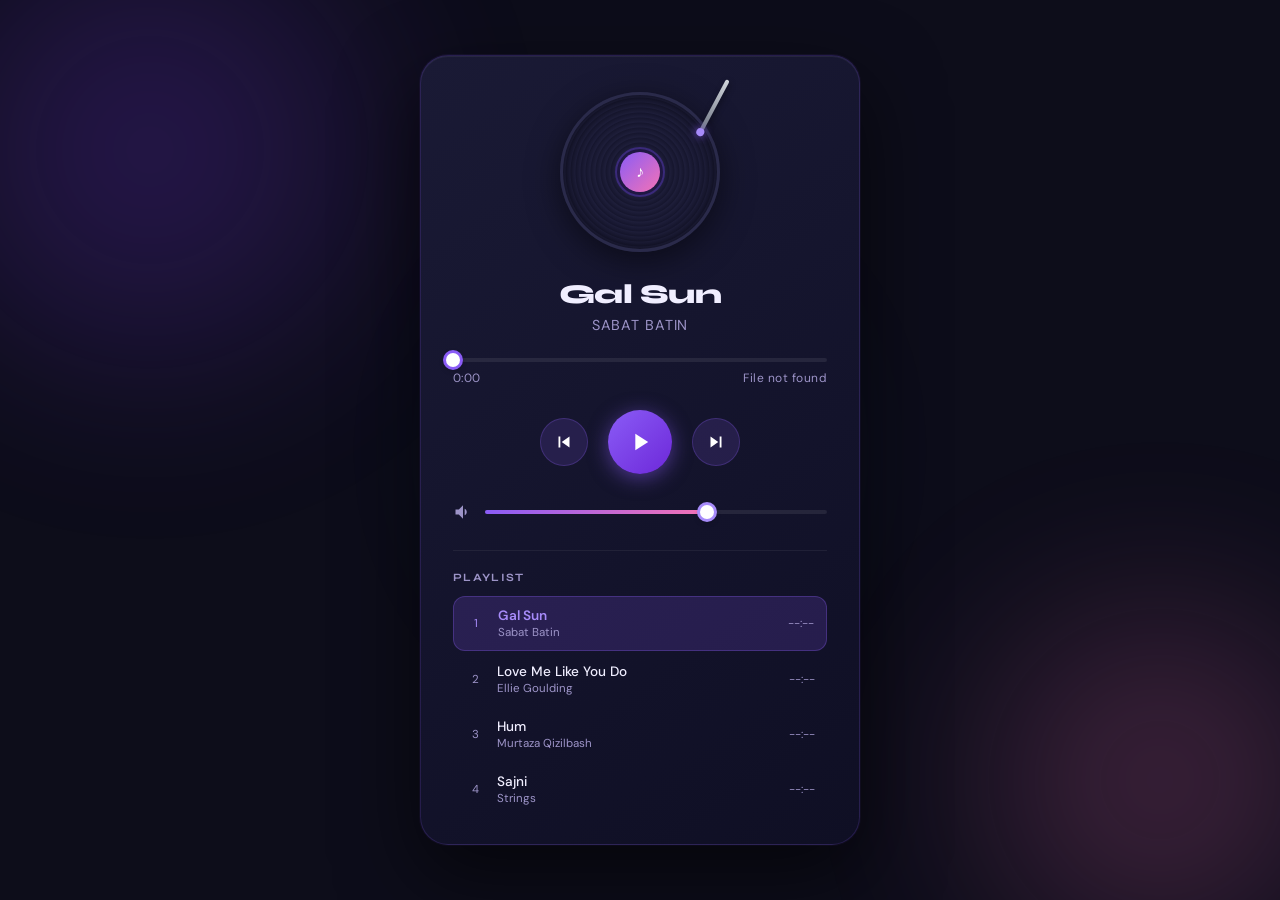
<file: CodeAlpha_Music Player/index.html>
<!DOCTYPE html>
<html lang="en">
<head>
  <meta charset="UTF-8" />
  <meta name="viewport" content="width=device-width, initial-scale=1.0"/>
  <title>Music Player</title>
  <link rel="stylesheet" href="style.css" />
  <link href="https://fonts.googleapis.com/css2?family=Syne:wght@400;600;700;800&family=DM+Sans:wght@300;400;500&display=swap" rel="stylesheet"/>
</head>
<body>

  <div class="bg-orb orb1"></div>
  <div class="bg-orb orb2"></div>
  <div class="bg-orb orb3"></div>

  <div class="player-wrapper">
    <div class="player-card">

      <!-- Vinyl disc -->
      <div class="vinyl-container">
        <div class="vinyl" id="vinyl">
          <div class="vinyl-inner"></div>
          <div class="vinyl-label">
            <span class="vinyl-note">♪</span>
          </div>
        </div>
        <div class="vinyl-needle" id="needle"></div>
      </div>

      <!-- Song info -->
      <div class="song-info">
        <div class="song-title" id="songTitle">Gal Sun</div>
        <div class="song-artist" id="songArtist">Artist 1</div>
      </div>

      <!-- Progress bar -->
      <div class="progress-section">
        <div class="progress-bar-track" id="progressTrack">
          <div class="progress-bar-fill" id="progressFill"></div>
          <div class="progress-thumb" id="progressThumb"></div>
        </div>
        <div class="time-display">
          <span id="currentTime">0:00</span>
          <span id="totalTime">0:00</span>
        </div>
      </div>

      <!-- Controls -->
      <div class="controls">
        <button class="ctrl-btn secondary" id="prevBtn" title="Previous">
          <svg viewBox="0 0 24 24" fill="currentColor"><path d="M6 6h2v12H6zm3.5 6 8.5 6V6z"/></svg>
        </button>
        <button class="ctrl-btn play-btn" id="playBtn" title="Play/Pause">
          <svg class="icon-play" viewBox="0 0 24 24" fill="currentColor"><path d="M8 5v14l11-7z"/></svg>
          <svg class="icon-pause" viewBox="0 0 24 24" fill="currentColor" style="display:none"><path d="M6 19h4V5H6v14zm8-14v14h4V5h-4z"/></svg>
        </button>
        <button class="ctrl-btn secondary" id="nextBtn" title="Next">
          <svg viewBox="0 0 24 24" fill="currentColor"><path d="M6 18l8.5-6L6 6v12zM16 6v12h2V6h-2z"/></svg>
        </button>
      </div>

      <!-- Volume -->
      <div class="volume-section">
        <svg class="vol-icon" viewBox="0 0 24 24" fill="currentColor">
          <path d="M3 9v6h4l5 5V4L7 9H3zm13.5 3c0-1.77-1.02-3.29-2.5-4.03v8.05c1.48-.73 2.5-2.25 2.5-4.02z"/>
        </svg>
        <div class="volume-track" id="volumeTrack">
          <div class="volume-fill" id="volumeFill" style="width:65%"></div>
          <div class="volume-thumb" id="volumeThumb" style="left:65%"></div>
        </div>
      </div>

      <!-- Playlist -->
      <div class="playlist">
        <div class="playlist-header">Playlist</div>
        <ul class="playlist-list" id="playlistList"></ul>
      </div>

    </div>
  </div>

  <script src="script.js"></script>
</body>
</html>
</file>
<file: CodeAlpha_Music Player/style.css>
*, *::before, *::after {
  box-sizing: border-box;
  margin: 0;
  padding: 0;
}

:root {
  --bg: #0d0d1a;
  --card-bg: #13132b;
  --card-border: rgba(138, 92, 246, 0.18);
  --purple: #8a5cf6;
  --purple-light: #a78bfa;
  --purple-dim: #6d28d9;
  --accent: #f472b6;
  --text-primary: #f0eeff;
  --text-secondary: #9d94c8;
  --track-bg: rgba(255,255,255,0.08);
  --radius: 28px;
}

body {
  min-height: 100vh;
  background: var(--bg);
  font-family: 'DM Sans', sans-serif;
  display: flex;
  align-items: center;
  justify-content: center;
  overflow: hidden;
  position: relative;
}

/* Background orbs */
.bg-orb {
  position: fixed;
  border-radius: 50%;
  filter: blur(90px);
  opacity: 0.28;
  pointer-events: none;
  z-index: 0;
}
.orb1 {
  width: 500px; height: 500px;
  background: radial-gradient(circle, #7c3aed, transparent);
  top: -100px; left: -100px;
  animation: drift1 12s ease-in-out infinite alternate;
}
.orb2 {
  width: 400px; height: 400px;
  background: radial-gradient(circle, #f472b6, transparent);
  bottom: -80px; right: -80px;
  animation: drift2 15s ease-in-out infinite alternate;
}
.orb3 {
  width: 300px; height: 300px;
  background: radial-gradient(circle, #3b82f6, transparent);
  top: 50%; left: 50%;
  transform: translate(-50%, -50%);
  animation: drift3 18s ease-in-out infinite alternate;
}

@keyframes drift1 { to { transform: translate(60px, 60px); } }
@keyframes drift2 { to { transform: translate(-50px, -50px); } }
@keyframes drift3 { to { transform: translate(-50%, calc(-50% + 60px)); } }

/* Player wrapper */
.player-wrapper {
  position: relative;
  z-index: 1;
  width: 100%;
  max-width: 480px;
  padding: 20px;
}

.player-card {
  background: linear-gradient(145deg, #1a1a35 0%, #13132b 60%, #0f0f24 100%);
  border: 1px solid var(--card-border);
  border-radius: var(--radius);
  padding: 36px 32px 28px;
  box-shadow: 0 30px 80px rgba(0,0,0,0.6), 0 0 0 1px rgba(138,92,246,0.08), inset 0 1px 0 rgba(255,255,255,0.06);
  backdrop-filter: blur(10px);
}

/* Vinyl */
.vinyl-container {
  position: relative;
  width: 160px;
  height: 160px;
  margin: 0 auto 28px;
}

.vinyl {
  width: 160px;
  height: 160px;
  border-radius: 50%;
  background: repeating-radial-gradient(circle at center,
    #1e1e3a 0px, #16162e 4px,
    #1e1e3a 5px, #16162e 9px,
    #1e1e3a 10px, #16162e 14px,
    #1e1e3a 15px
  );
  border: 3px solid #2a2a4a;
  position: relative;
  display: flex;
  align-items: center;
  justify-content: center;
  box-shadow: 0 8px 32px rgba(0,0,0,0.5), inset 0 0 20px rgba(0,0,0,0.4);
  transition: box-shadow 0.4s;
}

.vinyl.spinning {
  animation: spin 3s linear infinite;
  box-shadow: 0 8px 40px rgba(138,92,246,0.4), inset 0 0 20px rgba(0,0,0,0.4);
}

@keyframes spin {
  from { transform: rotate(0deg); }
  to   { transform: rotate(360deg); }
}

.vinyl-inner {
  position: absolute;
  width: 50px;
  height: 50px;
  border-radius: 50%;
  background: radial-gradient(circle, #2a1f5e, #1a1435);
  border: 2px solid #3a2a7a;
}

.vinyl-label {
  position: absolute;
  width: 40px;
  height: 40px;
  border-radius: 50%;
  background: linear-gradient(135deg, var(--purple), var(--accent));
  display: flex;
  align-items: center;
  justify-content: center;
  z-index: 2;
}

.vinyl-note {
  color: white;
  font-size: 16px;
  line-height: 1;
}

.vinyl-needle {
  position: absolute;
  top: -12px;
  right: -10px;
  width: 4px;
  height: 60px;
  background: linear-gradient(to bottom, #d1d5db, #6b7280);
  border-radius: 2px;
  transform-origin: top center;
  transform: rotate(28deg);
  transition: transform 0.5s cubic-bezier(0.34, 1.56, 0.64, 1);
  box-shadow: 2px 2px 6px rgba(0,0,0,0.4);
}

.vinyl-needle::after {
  content: '';
  position: absolute;
  bottom: -3px;
  left: 50%;
  transform: translateX(-50%);
  width: 8px;
  height: 8px;
  border-radius: 50%;
  background: var(--purple-light);
  box-shadow: 0 0 8px var(--purple);
}

.vinyl-needle.playing {
  transform: rotate(18deg);
}

/* Song info */
.song-info {
  text-align: center;
  margin-bottom: 24px;
}

.song-title {
  font-family: 'Syne', sans-serif;
  font-size: 1.7rem;
  font-weight: 800;
  color: var(--text-primary);
  letter-spacing: -0.02em;
  line-height: 1.1;
  margin-bottom: 6px;
  transition: opacity 0.3s;
}

.song-artist {
  font-size: 0.9rem;
  font-weight: 400;
  color: var(--text-secondary);
  letter-spacing: 0.06em;
  text-transform: uppercase;
}

/* Progress */
.progress-section {
  margin-bottom: 24px;
}

.progress-bar-track {
  position: relative;
  height: 4px;
  background: var(--track-bg);
  border-radius: 99px;
  cursor: pointer;
  margin-bottom: 8px;
}

.progress-bar-fill {
  height: 100%;
  background: linear-gradient(to right, var(--purple), var(--purple-light));
  border-radius: 99px;
  width: 0%;
  pointer-events: none;
  transition: width 0.2s linear;
}

.progress-thumb {
  position: absolute;
  top: 50%;
  left: 0%;
  transform: translate(-50%, -50%);
  width: 14px;
  height: 14px;
  background: white;
  border-radius: 50%;
  box-shadow: 0 0 0 3px var(--purple), 0 2px 6px rgba(0,0,0,0.4);
  cursor: pointer;
  transition: left 0.2s linear, transform 0.15s;
}
.progress-thumb:hover {
  transform: translate(-50%, -50%) scale(1.3);
}

.time-display {
  display: flex;
  justify-content: space-between;
  font-size: 0.75rem;
  color: var(--text-secondary);
  font-variant-numeric: tabular-nums;
  letter-spacing: 0.04em;
}

/* Controls */
.controls {
  display: flex;
  align-items: center;
  justify-content: center;
  gap: 20px;
  margin-bottom: 28px;
}

.ctrl-btn {
  border: none;
  cursor: pointer;
  display: flex;
  align-items: center;
  justify-content: center;
  transition: all 0.2s cubic-bezier(0.34, 1.56, 0.64, 1);
  border-radius: 50%;
  color: white;
}

.ctrl-btn.secondary {
  width: 48px;
  height: 48px;
  background: rgba(138, 92, 246, 0.15);
  border: 1px solid rgba(138,92,246,0.25);
}
.ctrl-btn.secondary svg {
  width: 22px;
  height: 22px;
}
.ctrl-btn.secondary:hover {
  background: rgba(138, 92, 246, 0.3);
  transform: scale(1.1);
}
.ctrl-btn.secondary:active {
  transform: scale(0.95);
}

.ctrl-btn.play-btn {
  width: 64px;
  height: 64px;
  background: linear-gradient(135deg, var(--purple), var(--purple-dim));
  box-shadow: 0 4px 20px rgba(138,92,246,0.5), 0 0 0 0 rgba(138,92,246,0.3);
  animation: pulse-ring 2.5s ease-in-out infinite;
}
.ctrl-btn.play-btn svg {
  width: 28px;
  height: 28px;
}
.ctrl-btn.play-btn:hover {
  transform: scale(1.1);
  box-shadow: 0 6px 28px rgba(138,92,246,0.7);
}
.ctrl-btn.play-btn:active {
  transform: scale(0.95);
}

@keyframes pulse-ring {
  0%, 100% { box-shadow: 0 4px 20px rgba(138,92,246,0.5), 0 0 0 0 rgba(138,92,246,0.3); }
  50%       { box-shadow: 0 4px 20px rgba(138,92,246,0.5), 0 0 0 10px rgba(138,92,246,0); }
}

/* Volume */
.volume-section {
  display: flex;
  align-items: center;
  gap: 12px;
  margin-bottom: 28px;
}

.vol-icon {
  width: 20px;
  height: 20px;
  fill: var(--text-secondary);
  flex-shrink: 0;
}

.volume-track {
  position: relative;
  flex: 1;
  height: 4px;
  background: var(--track-bg);
  border-radius: 99px;
  cursor: pointer;
}

.volume-fill {
  height: 100%;
  background: linear-gradient(to right, var(--purple), var(--accent));
  border-radius: 99px;
  pointer-events: none;
}

.volume-thumb {
  position: absolute;
  top: 50%;
  transform: translate(-50%, -50%);
  width: 14px;
  height: 14px;
  background: white;
  border-radius: 50%;
  box-shadow: 0 0 0 3px var(--purple-light), 0 2px 6px rgba(0,0,0,0.4);
  cursor: pointer;
  transition: transform 0.15s;
}
.volume-thumb:hover {
  transform: translate(-50%, -50%) scale(1.3);
}

/* Playlist */
.playlist {
  border-top: 1px solid rgba(255,255,255,0.06);
  padding-top: 20px;
}

.playlist-header {
  font-family: 'Syne', sans-serif;
  font-size: 0.7rem;
  font-weight: 700;
  letter-spacing: 0.12em;
  text-transform: uppercase;
  color: var(--text-secondary);
  margin-bottom: 12px;
}

.playlist-list {
  list-style: none;
  display: flex;
  flex-direction: column;
  gap: 2px;
  max-height: 220px;
  overflow-y: auto;
  scrollbar-width: thin;
  scrollbar-color: rgba(138,92,246,0.3) transparent;
}

.playlist-list::-webkit-scrollbar {
  width: 4px;
}
.playlist-list::-webkit-scrollbar-track {
  background: transparent;
}
.playlist-list::-webkit-scrollbar-thumb {
  background: rgba(138,92,246,0.3);
  border-radius: 4px;
}

.playlist-item {
  display: flex;
  align-items: center;
  gap: 12px;
  padding: 10px 12px;
  border-radius: 12px;
  cursor: pointer;
  transition: all 0.2s;
}

.playlist-item:hover {
  background: rgba(138,92,246,0.1);
}

.playlist-item.active {
  background: rgba(138,92,246,0.18);
  border: 1px solid rgba(138,92,246,0.3);
}

.playlist-index {
  width: 20px;
  font-size: 0.72rem;
  color: var(--text-secondary);
  text-align: center;
  flex-shrink: 0;
  font-variant-numeric: tabular-nums;
}

.playlist-item.active .playlist-index {
  color: var(--purple-light);
}

.eq-bars {
  display: none;
  gap: 2px;
  align-items: flex-end;
  height: 14px;
  width: 20px;
  flex-shrink: 0;
}
.eq-bars span {
  width: 3px;
  background: var(--purple-light);
  border-radius: 2px;
}
.eq-bars span:nth-child(1) { animation: eq1 0.5s ease-in-out infinite alternate; }
.eq-bars span:nth-child(2) { animation: eq2 0.7s ease-in-out infinite alternate; }
.eq-bars span:nth-child(3) { animation: eq3 0.4s ease-in-out infinite alternate; }

@keyframes eq1 { from { height: 4px; } to { height: 14px; } }
@keyframes eq2 { from { height: 10px; } to { height: 5px; } }
@keyframes eq3 { from { height: 7px; } to { height: 12px; } }

.playlist-item.active.is-playing .playlist-index {
  display: none;
}
.playlist-item.active.is-playing .eq-bars {
  display: flex;
}

.playlist-details {
  flex: 1;
  min-width: 0;
}

.playlist-title {
  font-size: 0.85rem;
  font-weight: 500;
  color: var(--text-primary);
  white-space: nowrap;
  overflow: hidden;
  text-overflow: ellipsis;
}

.playlist-item.active .playlist-title {
  color: var(--purple-light);
  font-weight: 600;
}

.playlist-artist-name {
  font-size: 0.72rem;
  color: var(--text-secondary);
  margin-top: 1px;
}

.playlist-duration {
  font-size: 0.72rem;
  color: var(--text-secondary);
  font-variant-numeric: tabular-nums;
  flex-shrink: 0;
}

/* Song change animation */
@keyframes fadeSlide {
  from { opacity: 0; transform: translateY(8px); }
  to   { opacity: 1; transform: translateY(0); }
}
.fade-in {
  animation: fadeSlide 0.35s ease forwards;
}
</file>
